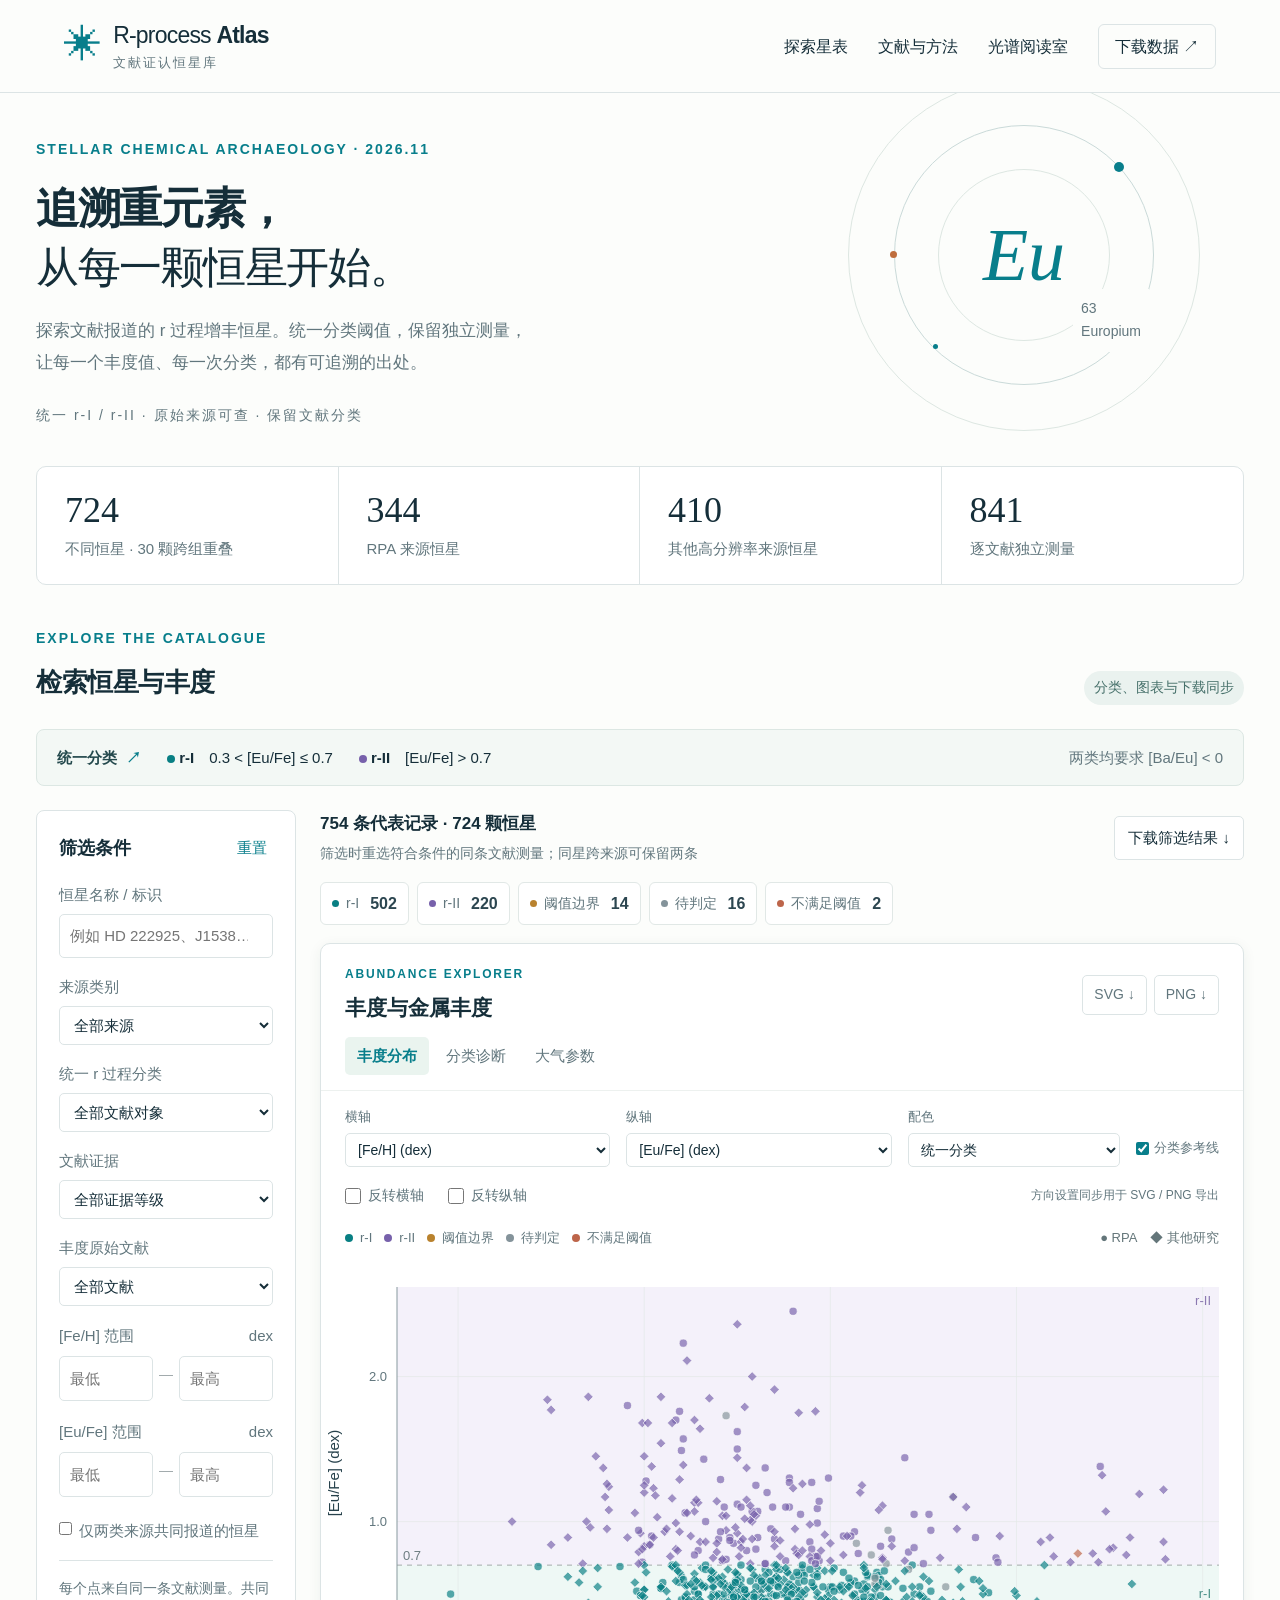
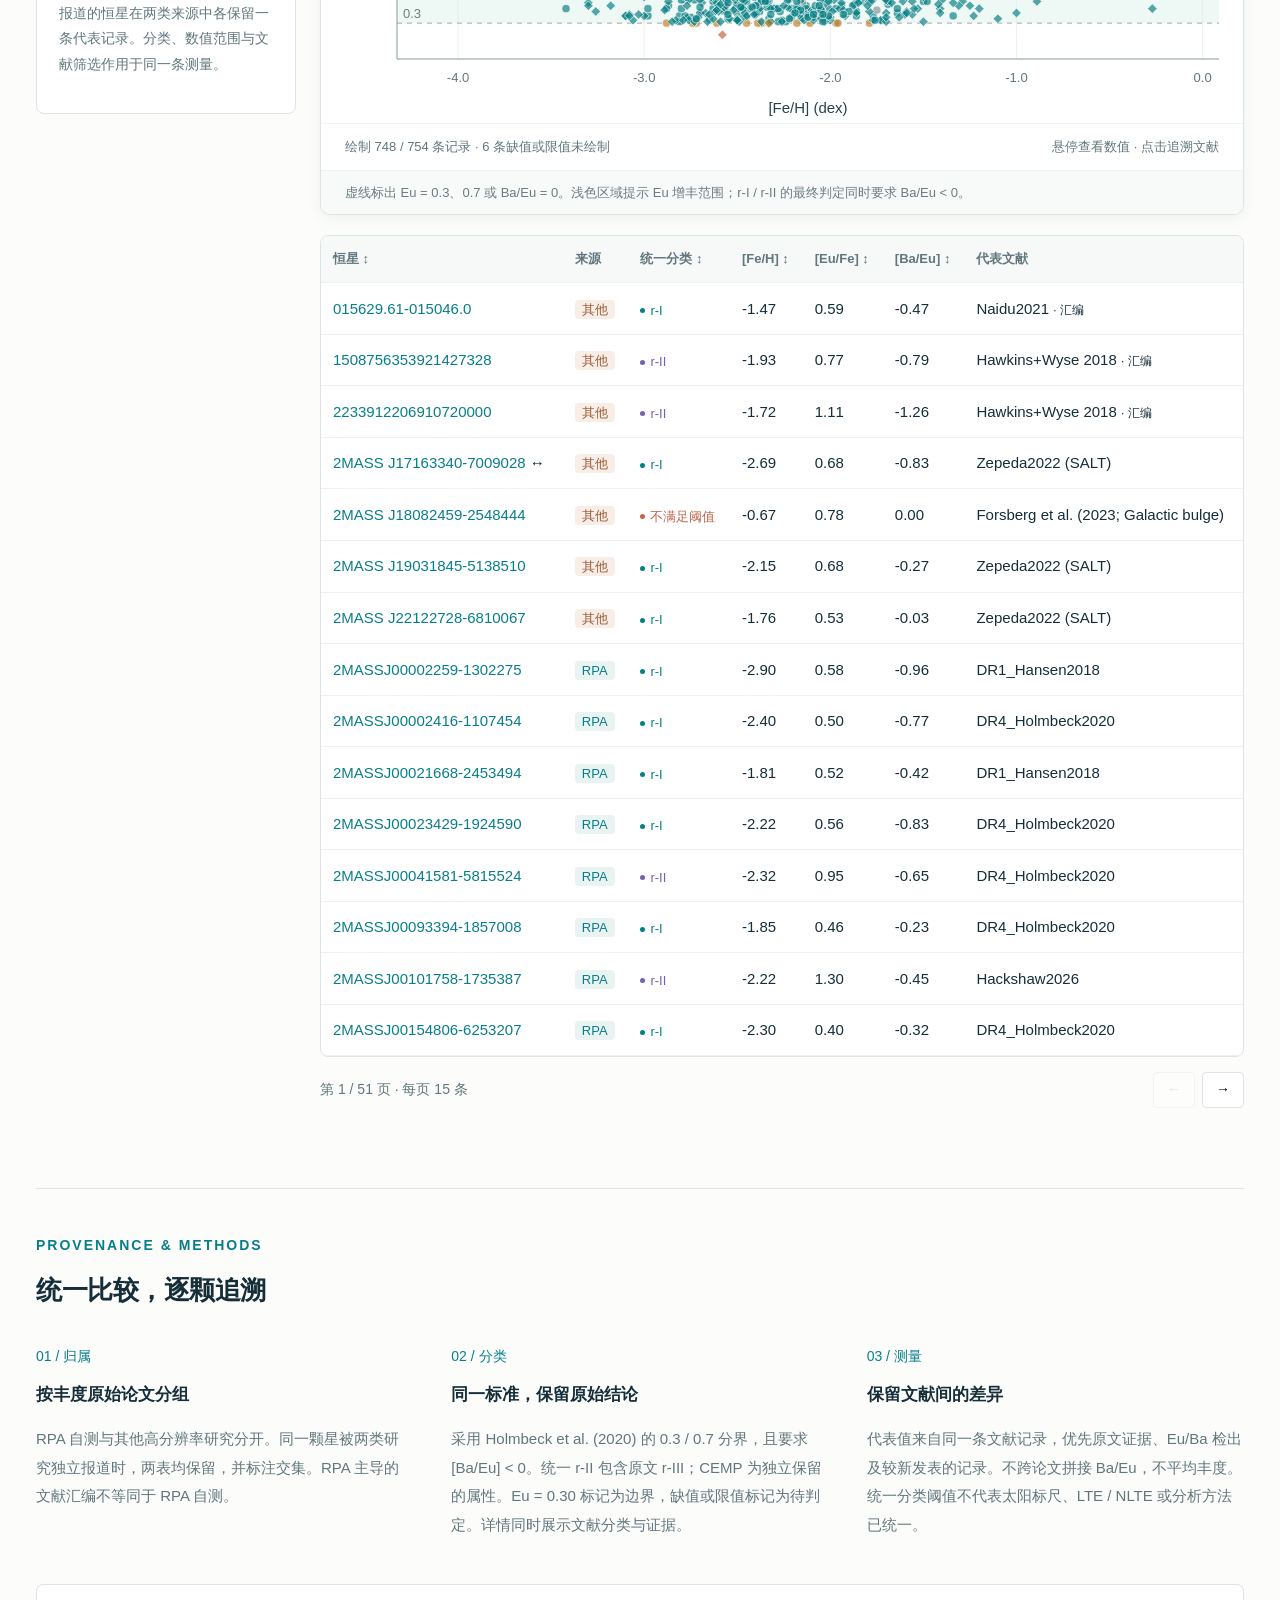
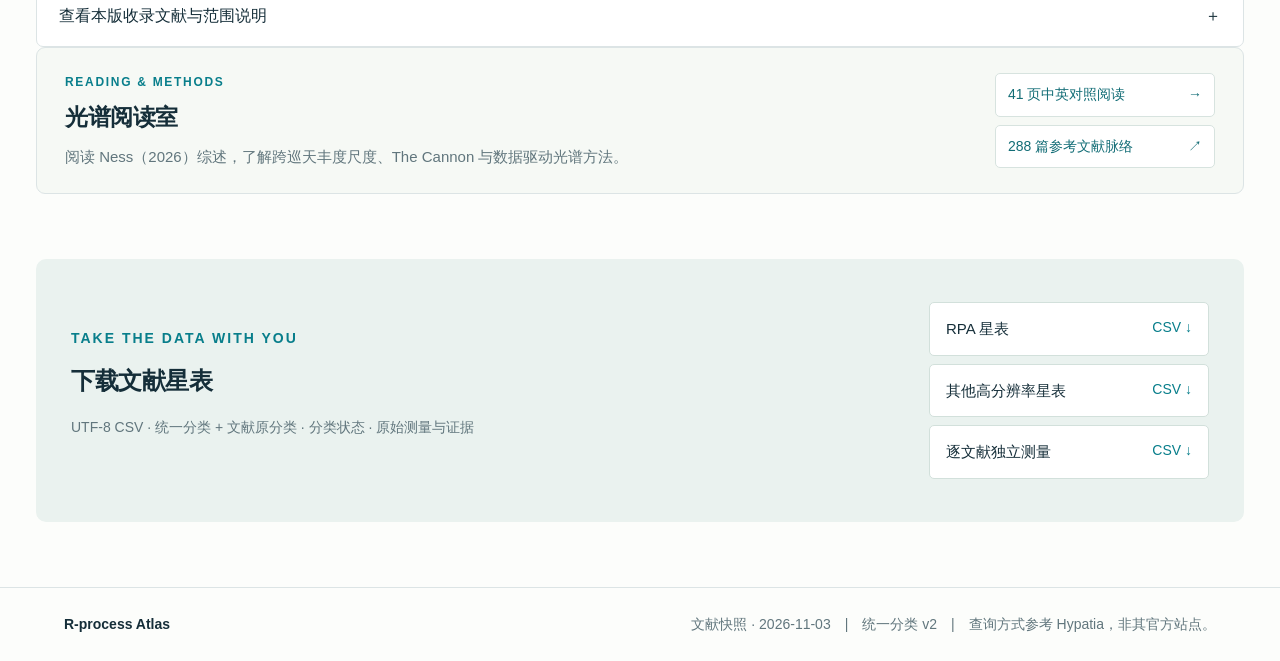
<file: index.html>
<!doctype html>
<html lang="zh-CN">
<head><meta charset="utf-8"><meta name="viewport" content="width=device-width,initial-scale=1"><meta name="description" content="检索公开文献报道的 r 过程增丰恒星，使用统一的 0.3 / 0.7 分类阈值，逐星追溯原始丰度测量。"><title>R-process Atlas · 文献证认恒星库</title><link rel="stylesheet" href="style.css?v=6"></head>
<body>
<header><a class="brand" href="#explore"><span class="mark">✳</span><span>R-process <b>Atlas</b><small>文献证认恒星库</small></span></a><nav><a href="#explore">探索星表</a><a href="#sources">文献与方法</a><a href="reading-room/">光谱阅读室</a><a class="nav-download" href="#downloads">下载数据 ↗</a></nav></header>
<main>
<section class="hero"><div class="eyebrow">STELLAR CHEMICAL ARCHAEOLOGY · 2026.11</div><h1>追溯重元素，<br><span>从每一颗恒星开始。</span></h1><p>探索文献报道的 r 过程增丰恒星。统一分类阈值，保留独立测量，<br class="desktop">让每一个丰度值、每一次分类，都有可追溯的出处。</p><div class="hero-note">统一 r-I / r-II · 原始来源可查 · 保留文献分类</div><div class="orbit" aria-hidden="true"><i></i><i></i><i></i><span>Eu</span><small>63<br>Europium</small></div></section>
<section class="stats" id="stats" aria-live="polite"></section>
<section id="explore" class="explorer">
<div class="section-heading"><div><div class="eyebrow">EXPLORE THE CATALOGUE</div><h2>检索恒星与丰度</h2></div><span class="tag">分类、图表与下载同步</span></div>
<div class="classification-rule"><span class="rule-title">统一分类 <a href="https://arxiv.org/abs/2007.00749" target="_blank" rel="noopener" aria-label="Holmbeck 等 2020 年分类依据">↗</a></span><span><i class="dot class-i"></i><b>r-I</b>　0.3 &lt; [Eu/Fe] ≤ 0.7</span><span><i class="dot class-ii"></i><b>r-II</b>　[Eu/Fe] &gt; 0.7</span><span class="rule-common">两类均要求 [Ba/Eu] &lt; 0</span></div>
<div class="layout">
<aside>
<div class="filter-head"><h3>筛选条件</h3><button id="reset" class="text-button">重置</button></div>
<label>恒星名称 / 标识<input id="search" type="search" placeholder="例如 HD 222925、J1538…"></label>
<label>来源类别<select id="group"><option value="">全部来源</option><option value="RPA">RPA</option><option value="Other">其他高分辨率研究</option></select></label>
<label>统一 r 过程分类<select id="class"><option value="">全部文献对象</option><option value="r-I">r-I</option><option value="r-II">r-II</option><option value="boundary">阈值边界 · Eu = 0.30</option><option value="unavailable">待判定 · 缺值或限值</option><option value="outside">不满足统一阈值</option></select></label>
<label>文献证据<select id="basis"><option value="">全部证据等级</option><option value="primary">原文分类 / 原作者准则</option><option value="compilation">Shank (2023) 文献汇编</option></select></label>
<label>丰度原始文献<select id="source"><option value="">全部文献</option></select></label>
<div class="range-label">[Fe/H] 范围 <span>dex</span></div><div class="range"><input id="feMin" type="number" step="0.1" placeholder="最低" aria-label="最低 Fe/H"><span>—</span><input id="feMax" type="number" step="0.1" placeholder="最高" aria-label="最高 Fe/H"></div>
<div class="range-label">[Eu/Fe] 范围 <span>dex</span></div><div class="range"><input id="euMin" type="number" step="0.1" placeholder="最低" aria-label="最低 Eu/Fe"><span>—</span><input id="euMax" type="number" step="0.1" placeholder="最高" aria-label="最高 Eu/Fe"></div>
<label class="checkbox"><input type="checkbox" id="overlap">仅两类来源共同报道的恒星</label>
<p class="filter-note">每个点来自同一条文献测量。共同报道的恒星在两类来源中各保留一条代表记录。分类、数值范围与文献筛选作用于同一条测量。</p>
</aside>
<div class="results">
<div class="result-head"><div><strong id="resultCount" aria-live="polite">读取星表…</strong><small id="plotCount"></small></div><button id="export" class="button secondary">下载筛选结果 ↓</button></div>
<div id="classSummary" class="class-summary" aria-label="当前代表记录的统一分类数量"></div>
<div class="plot-card">
<div class="plot-heading"><div><div class="eyebrow">ABUNDANCE EXPLORER</div><h3 id="plotTitle">丰度与金属丰度</h3></div><div class="figure-download"><button id="saveSVG" title="下载可编辑矢量图">SVG ↓</button><button id="savePNG" title="下载三倍分辨率 PNG 图像">PNG ↓</button></div></div>
<div class="plot-tabs" role="group" aria-label="图表预设"><button data-view="abundance" class="active" aria-pressed="true">丰度分布</button><button data-view="diagnostic" aria-pressed="false">分类诊断</button><button data-view="atmosphere" aria-pressed="false">大气参数</button></div>
<div class="plot-controls">
<label>横轴<select id="xaxis"><option value="feh">[Fe/H] (dex)</option><option value="eu">[Eu/Fe] (dex)</option><option value="ba_eu">[Ba/Eu] (dex)</option><option value="teff">Teff (K)</option><option value="logg">log g (dex)</option></select></label>
<label>纵轴<select id="yaxis"><option value="eu">[Eu/Fe] (dex)</option><option value="ba_eu">[Ba/Eu] (dex)</option><option value="feh">[Fe/H] (dex)</option><option value="logg">log g (dex)</option><option value="teff">Teff (K)</option></select></label>
<label>配色<select id="colorBy"><option value="class">统一分类</option><option value="group">来源类别</option></select></label>
<label class="checkbox threshold-toggle"><input id="showThresholds" type="checkbox" checked>分类参考线</label>
</div>
<div class="axis-directions" role="group" aria-label="坐标轴方向">
<label class="checkbox"><input id="reverseX" type="checkbox">反转横轴</label>
<label class="checkbox"><input id="reverseY" type="checkbox">反转纵轴</label>
<span>方向设置同步用于 SVG / PNG 导出</span>
</div>
<div id="plotLegend" class="plot-legend"></div>
<div id="plot" role="region" aria-label="恒星丰度交互散点图"></div>
<div class="plot-foot"><span id="plottedCount"></span><span>悬停查看数值 · 点击追溯文献</span></div>
<p id="plotNote" class="plot-note"></p>
</div>
<div class="table-wrap"><table><thead><tr><th><button data-sort="name">恒星 ↕</button></th><th>来源</th><th><button data-sort="r_class">统一分类 ↕</button></th><th><button data-sort="feh">[Fe/H] ↕</button></th><th><button data-sort="eu">[Eu/Fe] ↕</button></th><th><button data-sort="ba_eu">[Ba/Eu] ↕</button></th><th>代表文献</th></tr></thead><tbody id="rows"></tbody></table></div>
<div class="pagination"><span id="pageInfo"></span><div><button id="prev" aria-label="上一页">←</button><button id="next" aria-label="下一页">→</button></div></div>
</div></div></section>
<section id="sources" class="methods"><div class="eyebrow">PROVENANCE & METHODS</div><h2>统一比较，逐颗追溯</h2><div class="method-grid">
<article><span>01 / 归属</span><h3>按丰度原始论文分组</h3><p>RPA 自测与其他高分辨率研究分开。同一颗星被两类研究独立报道时，两表均保留，并标注交集。RPA 主导的文献汇编不等同于 RPA 自测。</p></article>
<article><span>02 / 分类</span><h3>同一标准，保留原始结论</h3><p>采用 Holmbeck et al. (2020) 的 0.3 / 0.7 分界，且要求 [Ba/Eu] &lt; 0。统一 r-II 包含原文 r-III；CEMP 为独立保留的属性。Eu = 0.30 标记为边界，缺值或限值标记为待判定。详情同时展示文献分类与证据。</p></article>
<article><span>03 / 测量</span><h3>保留文献间的差异</h3><p>代表值来自同一条文献记录，优先原文证据、Eu/Ba 检出及较新发表的记录。不跨论文拼接 Ba/Eu，不平均丰度。统一分类阈值不代表太阳标尺、LTE / NLTE 或分析方法已统一。</p></article>
</div><details><summary>查看本版收录文献与范围说明 <span>＋</span></summary><p class="coverage">本版是文献工作汇编，保留 724 颗不同恒星、841 条逐文献测量；本轮补入 27 条测量，净增 22 颗恒星；数值候选另附清单，不计入主表。未满足阈值或暂无法计算的记录仍保留并明确标记，不能计入严格统一 r-I / r-II 样本。本版并非全球所有文献的穷尽检索，部分早期数据仍依赖 Shank (2023) 汇编，原文证据尚未全部复核。图中的点值不包含缺失或限值，未导入的误差条不作推定。</p><p class="coverage"><a href="https://arxiv.org/abs/2007.00749" target="_blank" rel="noopener">Holmbeck et al. (2020) 分类依据 ↗</a>　<a href="data/literature_audit_20261103.md" target="_blank" rel="noopener">本轮文献核查报告 ↗</a>　<a href="data/literature_additions.csv" download>27 条新增测量 ↓</a>　<a href="data/threshold_candidates.csv" download>49 条独立候选记录 ↓</a>　<a href="data/README.md" download>字段与方法说明 ↓</a>　<a href="data/uniform_classification_changes.csv" download>分类变更核对表 ↓</a></p><div id="sourceList"></div></details></section>
<section class="reading-room-entry" aria-labelledby="reading-room-title">
<div><div class="eyebrow">READING &amp; METHODS</div><h2 id="reading-room-title">光谱阅读室</h2><p>阅读 Ness（2026）综述，了解跨巡天丰度尺度、The Cannon 与数据驱动光谱方法。</p></div>
<div class="reading-room-links"><a href="reading-room/">41 页中英对照阅读 <span>→</span></a><a href="reading-room/references.html">288 篇参考文献脉络 <span>↗</span></a></div>
</section>
<section id="downloads"><div><div class="eyebrow">TAKE THE DATA WITH YOU</div><h2>下载文献星表</h2><p>UTF-8 CSV · 统一分类 + 文献原分类 · 分类状态 · 原始测量与证据</p></div><div class="download-links"><a href="data/RPA_confirmed_RPE_stars.csv" download>RPA 星表 <span>CSV ↓</span></a><a href="data/Other_highres_confirmed_RPE_stars.csv" download>其他高分辨率星表 <span>CSV ↓</span></a><a href="data/publication_measurements.csv" download>逐文献独立测量 <span>CSV ↓</span></a></div></section>
</main><footer><b>R-process Atlas</b><span>文献快照 · 2026-11-03　|　统一分类 v2　|　查询方式参考 Hypatia，非其官方站点。</span></footer>
<dialog id="detail"><button class="close" aria-label="关闭详情">×</button><div id="detailContent"></div></dialog><div id="tooltip" role="tooltip"></div><div id="notice" role="status" aria-live="polite"></div><script src="app.js?v=5"></script>
</body></html>
</file>
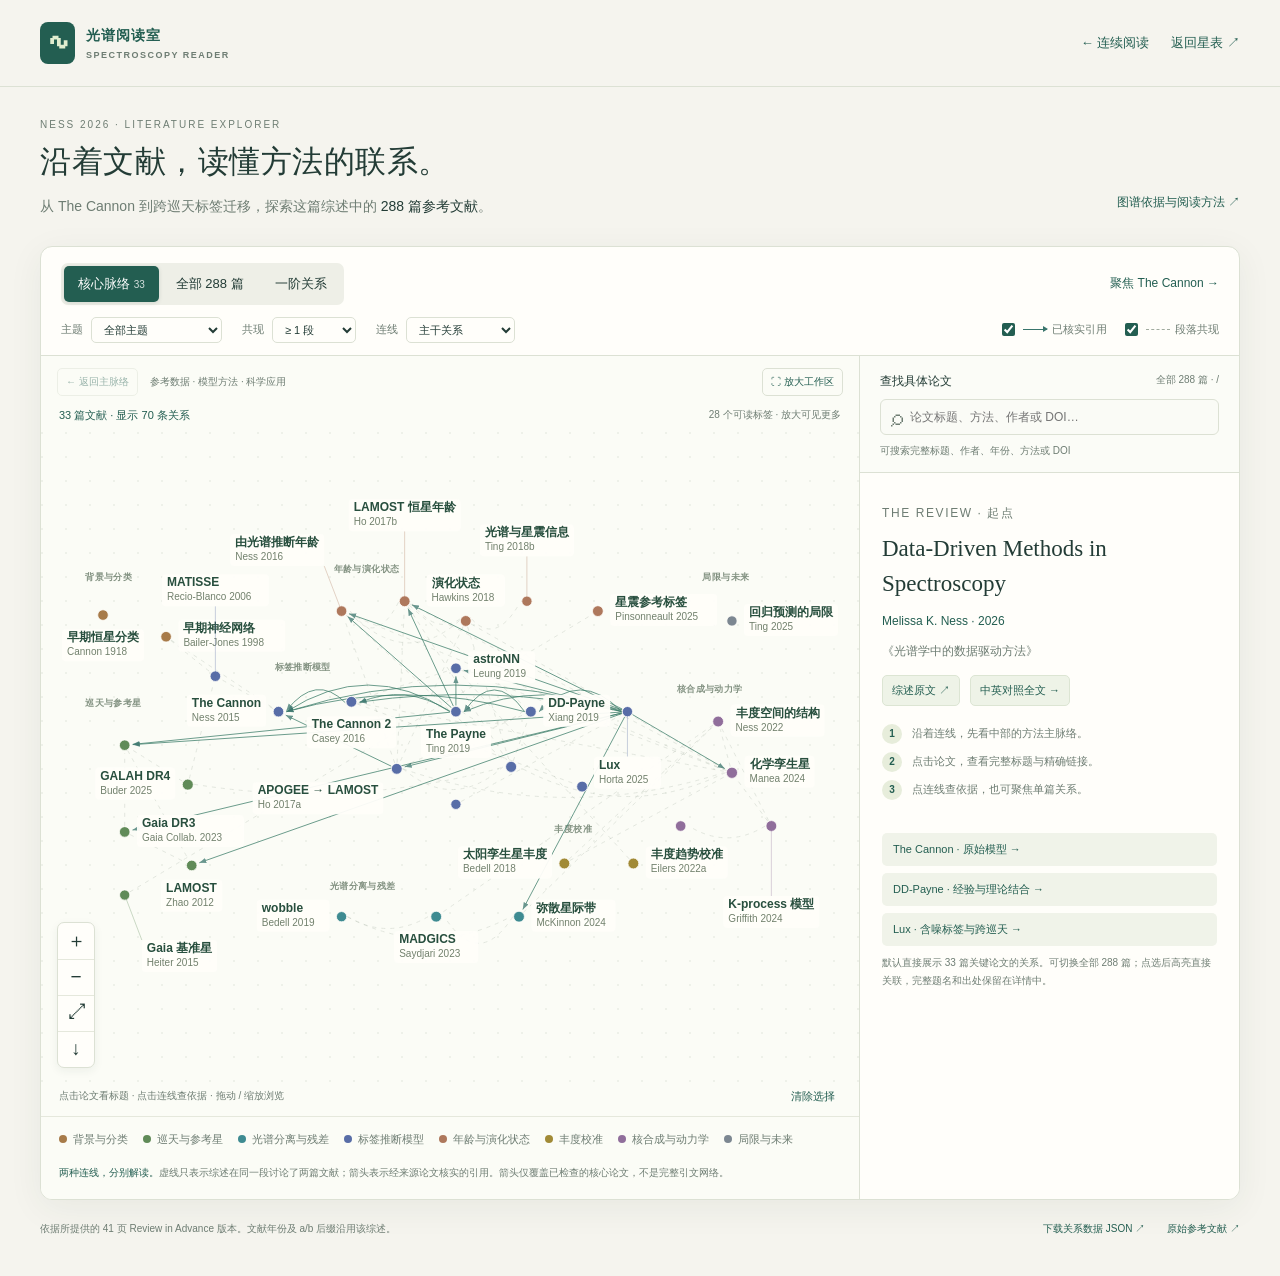
<file: reading-room/references.html>
<!doctype html>
<html lang="zh-CN">
<head>
  <meta charset="utf-8"><meta name="viewport" content="width=device-width,initial-scale=1">
  <meta name="description" content="Ness 2026 光谱学综述的288条参考文献交互图谱：主题、段落共现、已核实引用与原文依据。">
  <meta name="theme-color" content="#f5f4ee"><title>文献脉络图 · R-process Atlas 光谱阅读室</title>
  <link rel="stylesheet" href="reference-graph.css?v=5"><script src="reference-data.js?v=5" defer></script><script src="reference-graph.js?v=5" defer></script>
<link rel="stylesheet" href="atlas-nav.css?v=1"></head>
<body>
  <a class="skip" href="#paper-list">跳到文献列表</a>
  <header class="masthead"><a class="brand" href="index.html"><span>∿</span><div>光谱阅读室<small>SPECTROSCOPY READER</small></div></a><nav class="atlas-graph-nav"><a class="back-link" href="index.html">← 连续阅读</a><a class="back-link" href="../">返回星表 ↗</a></nav></header>
  <main>
    <section class="intro"><div><p class="eyebrow">NESS 2026 · LITERATURE EXPLORER</p><h1>沿着文献，读懂方法的联系。</h1><p class="subtitle">从 The Cannon 到跨巡天标签迁移，探索这篇综述中的 <strong>288 篇参考文献</strong>。</p></div><button id="method-button" class="quiet-button">图谱依据与阅读方法 ↗</button></section>
    <section class="explorer" aria-label="参考文献探索器">
      <div class="controls"><div class="mode-tabs" role="group" aria-label="图谱范围"><button data-mode="core" aria-pressed="true">核心脉络 <span id="core-count"></span></button><button data-mode="all" aria-pressed="false">全部 288 篇</button><button data-mode="ego" aria-pressed="false">一阶关系</button></div><button class="cannon-shortcut" id="cannon-focus">聚焦 The Cannon →</button><div class="filter-row"><label>主题 <select id="theme-filter"><option value="all">全部主题</option></select></label><label>共现 <select id="weight-filter"><option value="1" selected>≥ 1 段</option><option value="2">≥ 2 段</option><option value="3">≥ 3 段</option></select></label><label class="connection-label">连线 <select id="connection-mode"><option value="spine" selected>主干关系</option><option value="all">全部关系</option><option value="focus">仅选中论文</option></select></label><div class="edge-toggles"><label><input id="show-citation" type="checkbox" checked><span class="line-sample directed"></span>已核实引用</label><label><input id="show-cooccurrence" type="checkbox" checked><span class="line-sample dashed"></span>段落共现</label></div></div></div>
      <div class="workspace">
        <div class="map-column"><div class="view-navigation"><button id="overview-return">← 返回主脉络</button><span id="view-description">参考数据 · 模型方法 · 科学应用</span><button id="expand-map" aria-pressed="false">⛶ 放大工作区</button></div><div class="map-status"><span id="graph-summary" role="status" aria-live="polite"></span><span id="label-status"></span></div>
          <div class="graph-stage" id="graph-stage"><svg id="network" xmlns="http://www.w3.org/2000/svg" aria-labelledby="graph-title graph-desc" tabindex="0"><title id="graph-title">参考文献关系节点图</title><desc id="graph-desc">圆点为论文。左侧为参考数据，中部为模型方法，周围为应用。主干关系默认显示，点击节点查看完整题名，点击连线查证据。</desc><defs><marker id="arrow" viewBox="0 -4 8 8" refX="8" refY="0" markerWidth="7" markerHeight="7" orient="auto"><path d="M0,-3 L8,0 L0,3" fill="#39756c"/></marker><pattern id="dots" width="24" height="24" patternUnits="userSpaceOnUse"><circle cx="1" cy="1" r=".7" fill="#d9ddd3"/></pattern></defs><rect width="100%" height="100%" fill="url(#dots)"/><g id="world"><g id="clusters"></g><g id="edges"></g><g id="nodes"></g></g><g id="labels"></g></svg>
            <button id="selected-banner" hidden></button>
            <div class="map-tools"><button id="zoom-in" aria-label="放大图谱">＋</button><button id="zoom-out" aria-label="缩小图谱">−</button><button id="fit-map" aria-label="适应图谱大小">⤢</button><button id="export-map" aria-label="下载当前图谱为SVG图片" title="下载 SVG">↓</button></div><p class="empty-map" id="empty-map" hidden>当前筛选没有文献。试试“全部主题”或切换图谱范围。</p><div id="node-tooltip" role="tooltip" hidden></div>
          </div>
          <div class="map-bottom"><span id="interaction-hint">点击论文看标题 · 点击连线查依据 · 拖动 / 缩放浏览</span><button id="clear-selection">清除选择</button></div>
          <div class="theme-legend" id="theme-legend" aria-label="主题颜色"></div>
          <p class="evidence-note"><strong>两种连线，分别解读。</strong>虚线只表示综述在同一段讨论了两篇文献；箭头表示经来源论文核实的引用。箭头仅覆盖已检查的核心论文，<b>不是完整引文网络</b>。</p>
        </div>
        <aside class="inspector" aria-label="文献与关系详情"><div class="library"><label for="paper-search">查找具体论文 <span>全部 288 篇 · /</span></label><div class="search-box"><span>⌕</span><input id="paper-search" type="search" placeholder="论文标题、方法、作者或 DOI…" autocomplete="off"><button id="clear-search" aria-label="清空搜索">×</button></div><div class="list-status" id="list-status"></div><div id="paper-list" class="paper-list" tabindex="-1" hidden></div></div><div id="detail-panel" class="detail-panel" aria-live="polite"></div></aside>
      </div>
    </section>
    <footer><span>依据所提供的 41 页 Review in Advance 版本。文献年份及 a/b 后缀沿用该综述。</span><a href="reference-data.json" download="ness-2026-reference-graph.json">下载关系数据 JSON ↗</a><a href="assets/source.pdf#page=35" target="_blank" rel="noopener">原始参考文献 ↗</a></footer>
  </main>
  <dialog id="method-dialog"><div class="dialog-top"><h2>这张图是怎样建立的？</h2><button id="close-method" aria-label="关闭说明">×</button></div><p>节点来自综述文末的全部 <strong>288 条参考文献</strong>；“核心脉络”是为阅读选出的代表性文献，不是质量或影响力排名。</p><h3>实线箭头：核实过的引用</h3><p>逐项检查部分核心论文的正文、摘要或参考文献，建立 <strong id="citation-total"></strong> 条引用关系。箭头从引用者指向被引用者。点击连线可打开来源论文。这里只展示已核实的部分，不能用节点的入度比较论文影响力。</p><h3>虚线：综述中的段落共现</h3><p>从中文对照正文中匹配作者和年份；两篇文献在同一段出现，就建立一条无向关系。粗细表示共现段落数。可查看对应译文段落和 PDF 页码。共现可能来自方法比较、背景说明或应用讨论，<strong>不等于两篇论文互相引用，也不自动表示继承关系</strong>。</p><h3>颜色与大小</h3><p>颜色根据综述讨论文献的主题归组，核心条目结合明确用途人工调整；圆点大小反映正文中匹配到的提及段落数。位置仅用于排版，不编码年代、距离或因果强度。</p><h3>覆盖边界</h3><p id="coverage-note"></p><p>正文匹配受跨页段落、表格图像、作者拼写与引用格式影响。没有自动匹配到正文的条目也完整保留；“无记录”不能解释为论文不重要或未被讨论。完整条目保留原综述的作者、年份、期刊与卷页；原文未列出的标题不作补猜。</p><div class="method-links"><a href="assets/source.pdf#page=35" target="_blank" rel="noopener">查阅原始文献表 ↗</a><a href="reference-data.json" download>下载可追溯数据 ↗</a></div></dialog>
  <div class="toast" id="toast" role="status"></div><noscript>请启用 JavaScript 使用交互图谱，或<a href="assets/source.pdf#page=35">查看原始参考文献</a>。</noscript>
</body></html>
</file>
<file: style.css>
:root{--ink:#152e39;--muted:#61767d;--line:#dce4e5;--paper:#f7f9f8;--teal:#087e8b;--orange:#bf6d3d}*{box-sizing:border-box}html{scroll-behavior:smooth;scroll-padding-top:30px}body{margin:0;color:var(--ink);font:17px/1.7 Inter,"Segoe UI","Microsoft YaHei",sans-serif;background:#fcfdfb}button,input,select{font:inherit}button,a,select{touch-action:manipulation}a{color:inherit;text-decoration:none}button{cursor:pointer}header{max-width:1440px;margin:auto;padding:22px 5%;display:flex;align-items:center;justify-content:space-between;border-bottom:1px solid var(--line)}.brand{display:flex;align-items:center;gap:12px;font-size:23px;line-height:1.2;letter-spacing:-.8px}.brand small{display:block;font-size:13px;letter-spacing:2px;margin-top:5px;color:var(--muted)}.mark{font-size:38px;color:var(--teal)}nav{display:flex;gap:30px;align-items:center;font-size:16px}.nav-download{border:1px solid var(--line);border-radius:6px;padding:8px 16px}main{max-width:1320px;margin:auto;padding:0 28px}.hero{position:relative;padding:65px 0 52px;overflow:hidden}.eyebrow{font-size:14px;font-weight:600;letter-spacing:2px;color:var(--teal)}h1{font-size:46px;line-height:1.38;letter-spacing:-1.3px;margin:17px 0}h1 span{font-weight:400}.hero p{color:var(--muted);line-height:1.9}.hero-note{font-size:14px;letter-spacing:2px;margin-top:25px;color:var(--muted)}.orbit{position:absolute;right:90px;top:56px;width:260px;height:260px;border:1px solid #cadad9;border-radius:50%;display:flex;align-items:center;justify-content:center}.orbit:after,.orbit:before{content:'';position:absolute;border:1px solid #dde7e2;border-radius:50%;width:350px;height:350px}.orbit:before{width:170px;height:170px}.orbit span{font:italic 74px Georgia,serif;color:var(--teal)}.orbit small{position:absolute;bottom:32px;right:4px;background:#fcfdfb;padding:8px;color:var(--muted);font-size:14px}.orbit i{position:absolute;width:10px;height:10px;border-radius:50%;background:var(--teal);top:36px;right:29px}.orbit i:nth-child(2){left:-5px;top:125px;background:var(--orange);width:7px;height:7px}.orbit i:nth-child(3){left:38px;top:218px;width:5px;height:5px}.stats{display:grid;grid-template-columns:repeat(4,1fr);border:1px solid var(--line);border-radius:10px;background:white;margin-bottom:54px}.stat{padding:24px 30px;border-right:1px solid var(--line)}.stat:last-child{border:0}.stat b{font:36px Georgia,serif;display:block}.stat span{display:block;font-size:15px;color:var(--muted);margin-top:5px}.section-heading{display:flex;align-items:end;justify-content:space-between;margin-bottom:24px}h2{font-size:26px;letter-spacing:-.5px;margin:10px 0 0}.tag{font-size:14px;padding:5px 10px;background:#eaf2ef;border-radius:20px;color:#47716b}.layout{display:grid;grid-template-columns:250px minmax(0,1fr);gap:26px}aside{align-self:start;border:1px solid var(--line);border-radius:8px;background:white;padding:22px}.filter-head{display:flex;justify-content:space-between;align-items:center;margin-bottom:20px}h3{font-size:17px;margin:0}.text-button{color:var(--teal);background:none;border:0;font-size:15px}label{font-size:15px;color:var(--muted);display:block;margin-bottom:17px}input,select{display:block;width:100%;background:white;border:1px solid var(--line);border-radius:5px;padding:9px 10px;font-size:15px;color:var(--ink);margin-top:7px}input:focus,select:focus{outline:2px solid #82c9ce;outline-offset:1px}.range-label{display:flex;justify-content:space-between;font-size:15px;color:var(--muted)}.range{display:flex;gap:6px;align-items:center;margin-bottom:18px}.range input{min-width:0}.range span{font-size:14px;color:#a1abad}.checkbox{display:flex;align-items:start;gap:7px;margin-top:22px}.checkbox input{width:auto;margin:3px 0}.filter-note{font-size:14px;line-height:1.8;border-top:1px solid var(--line);padding-top:15px;color:var(--muted)}.result-head{display:flex;align-items:center;justify-content:space-between;margin-bottom:16px}.result-head strong{font-size:17px}.result-head small{display:block;color:var(--muted);font-size:14px}.button{border:1px solid var(--line);border-radius:5px;padding:8px 13px;font-size:15px;background:white;color:var(--ink)}.plot-card{border:1px solid var(--line);border-radius:8px;background:white;overflow:hidden}.plot-controls{display:flex;justify-content:space-between;align-items:center;padding:15px 22px;font-size:14px}.plot-controls label{display:flex;align-items:center;gap:12px;margin:0}.plot-controls select{width:auto;margin:0;padding:5px 10px}.dot{display:inline-block;width:7px;height:7px;border-radius:50%;margin-right:4px}.rpa{background:var(--teal)}.other{background:var(--orange)}#plot{padding:0 12px}#plot svg{display:block;width:100%;height:auto}.plot-foot{display:flex;justify-content:space-between;font-size:13px;color:var(--muted);padding:10px 22px;border-top:1px solid #eff3f2}.table-wrap{overflow:auto;margin-top:22px;border:1px solid var(--line);border-radius:8px;background:white}table{width:100%;border-collapse:collapse;font-size:15px;white-space:nowrap}th{text-align:left;font-size:13px;color:var(--muted);background:var(--paper);font-weight:500}td,th{padding:12px 14px;border-bottom:1px solid #edf1f0}th button{border:0;background:none;color:inherit;padding:0;font:inherit}tbody tr{cursor:pointer}tbody tr:hover{background:#f0f7f5}.name-button{border:0;background:none;color:var(--teal);text-align:left;padding:0;font-size:15px}.badge{border-radius:4px;font-size:13px;padding:2px 7px;background:#e9f3f1;color:var(--teal)}.badge.other{background:#f8eee7;color:#9b5a32}.pagination{display:flex;justify-content:space-between;align-items:center;font-size:14px;color:var(--muted);padding:15px 0}.pagination button{border:1px solid var(--line);background:white;border-radius:4px;margin-left:7px;padding:5px 13px}.pagination button:disabled{opacity:.35;cursor:default}.methods{margin-top:65px;border-top:1px solid var(--line);padding-top:45px}.method-grid{display:grid;grid-template-columns:repeat(3,1fr);gap:38px;margin:30px 0}.method-grid article>span{color:var(--teal);font-size:14px}.method-grid h3{margin:10px 0}.method-grid p,.coverage{font-size:15px;color:var(--muted);line-height:1.9}details{border:1px solid var(--line);border-radius:7px;padding:17px 22px;background:white}summary{cursor:pointer;font-size:16px;list-style:none}summary span{float:right}.source-item{display:flex;justify-content:space-between;border-top:1px solid #edf1f0;padding:9px 0;font-size:15px}.source-item a{color:var(--teal)}.source-item span{color:var(--muted);font-size:14px}#sourceList{max-height:350px;overflow:auto}#downloads{display:flex;align-items:center;justify-content:space-between;gap:25px;margin:65px 0;background:#eaf2ef;border-radius:10px;padding:35px}#downloads h2{font-size:24px}#downloads p{font-size:14px;color:var(--muted)}.download-links{min-width:280px}.download-links a{display:flex;justify-content:space-between;gap:25px;background:white;border:1px solid #d2e0db;padding:13px 16px;border-radius:5px;margin:8px 0;font-size:15px}.download-links span{color:var(--teal);font-size:14px}footer{display:flex;justify-content:space-between;gap:20px;padding:25px 5%;border-top:1px solid var(--line);font-size:14px;color:var(--muted)}footer b{color:var(--ink)}dialog{border:1px solid var(--line);border-radius:12px;max-width:850px;width:92%;max-height:85vh;padding:35px;color:var(--ink)}dialog::backdrop{background:#102d3a88;backdrop-filter:blur(3px)}.close{position:absolute;right:15px;top:10px;border:0;background:none;font-size:30px;color:var(--muted)}#detailContent h2{padding-right:20px}#detailContent p{font-size:15px;color:var(--muted);overflow-wrap:anywhere}.measure{padding:18px 0;border-top:1px solid var(--line)}.measure a{color:var(--teal)}.measure .vals{display:flex;gap:20px;flex-wrap:wrap;font-size:16px}.measure small{display:block;font-size:14px;color:var(--muted);margin-top:10px}#tooltip{position:fixed;pointer-events:none;background:#173944;color:white;padding:8px 12px;border-radius:5px;font-size:14px;display:none;z-index:20;max-width:240px}.empty{padding:35px;color:var(--muted);text-align:center}.error{background:#f8e8df;padding:20px;border-radius:6px}a:hover{color:var(--teal)}@media(max-width:950px){.orbit{right:25px;opacity:.6;transform:scale(.75)}.hero h1,.hero p,.hero-note{position:relative;z-index:1}.hero p{max-width:65%}.layout{grid-template-columns:220px minmax(0,1fr);gap:16px}main{padding:0 20px}.stat{padding:20px}.plot-controls{padding:12px}.method-grid{gap:20px}}@media(max-width:650px){header{padding:18px 20px}.brand{font-size:19px}nav{gap:14px;font-size:14px}nav .nav-download{display:none}.hero{padding:35px 0}.hero h1{font-size:34px}.hero p{max-width:100%;font-size:16px}.orbit{display:none}.stats{grid-template-columns:repeat(2,1fr);margin-bottom:35px}.stat:nth-child(2){border-right:0}.stat:nth-child(-n+2){border-bottom:1px solid var(--line)}.stat b{font-size:30px}.layout{display:block}aside{display:grid;grid-template-columns:1fr 1fr;gap:0 16px;margin-bottom:20px;padding:16px}.filter-head,.filter-note,.checkbox{grid-column:1/-1}.range-label,.range{grid-column:1/-1}.filter-note{margin-bottom:0}.section-heading h2{font-size:22px}.tag{display:none}.result-head{gap:10px}.plot-foot span:last-child{display:none}.method-grid{grid-template-columns:1fr;gap:20px}.methods{margin-top:40px}.method-grid article{border-bottom:1px solid var(--line)}#downloads{display:block;padding:22px;margin:40px 0}.download-links{min-width:0;margin-top:20px}footer{display:block}footer span{display:block;margin-top:8px}.desktop{display:none}dialog{padding:25px 20px}.measure .vals{gap:10px}h2{font-size:23px}}

/* Unified classification and scientific explorer · 2026-11-03 v2 */
:root{--class-i:#087f83;--class-ii:#7761ab}
main{max-width:1480px;padding:0 36px}.hero{padding:45px 0 38px}.hero h1{font-size:43px}.orbit{top:32px}.stats{margin-bottom:42px}.stat{padding:22px 28px}.layout{grid-template-columns:235px minmax(0,1fr);gap:24px}.results{min-width:0}.classification-rule{display:flex;align-items:center;flex-wrap:wrap;gap:12px 26px;padding:14px 20px;border:1px solid #dce7e3;background:#f3f8f5;border-radius:8px;margin:0 0 24px;font-size:15px}.rule-title{font-weight:600;color:#24494d}.rule-title a{color:var(--teal);margin-left:5px}.rule-common{color:var(--muted);margin-left:auto}.class-i{background:var(--class-i)}.class-ii{background:var(--class-ii)}.dot{width:8px;height:8px;flex-shrink:0}.result-head{min-height:45px;gap:16px}.result-head strong{font-size:17px}.result-head small{margin-top:4px}.class-summary{display:flex;gap:8px;flex-wrap:wrap;margin:0 0 18px}.summary-chip{display:flex;align-items:center;gap:7px;border:1px solid #e1e8e6;border-radius:6px;padding:6px 11px;background:white;font-size:14px;color:#61767d}.summary-chip i{height:7px;width:7px;border-radius:50%}.summary-chip b{color:#2c4650;margin-left:4px;font-size:16px;font-variant-numeric:tabular-nums}.summary-chip:hover,.summary-chip.selected{border-color:#79aaa7;background:#f0f7f4}.plot-card{border-radius:10px;box-shadow:0 3px 14px #173b3510}.plot-heading{display:flex;align-items:center;justify-content:space-between;padding:20px 24px 12px;gap:12px}.plot-heading .eyebrow{font-size:12px;letter-spacing:1.8px}.plot-heading h3{font-size:19px;margin-top:5px;font-weight:600}.figure-download{display:flex;gap:7px}.figure-download button{border:1px solid #dce4e5;background:white;padding:6px 10px;color:var(--muted);font-size:14px;border-radius:5px}.figure-download button:hover{color:var(--teal);border-color:#88aaa7}.plot-tabs{display:flex;gap:5px;padding:0 24px 15px;border-bottom:1px solid #edf1ef}.plot-tabs button{background:none;border:0;border-radius:5px;font-size:15px;color:var(--muted);padding:6px 12px}.plot-tabs button.active{color:var(--teal);background:#eaf4ef;font-weight:600}.plot-controls{display:grid;grid-template-columns:minmax(120px,1fr) minmax(120px,1fr) minmax(95px,.8fr) auto;gap:14px;padding:16px 24px 10px;align-items:end}.plot-controls label{display:block;font-size:13px;color:var(--muted)}.plot-controls select{display:block;width:100%;margin:5px 0 0;font-size:14px;padding:7px 8px}.plot-controls .threshold-toggle{display:flex;align-items:center;gap:5px;white-space:nowrap;margin:0;padding-bottom:8px;font-size:13px}.threshold-toggle input{margin:0;accent-color:var(--teal)}.plot-legend{display:flex;align-items:center;justify-content:space-between;gap:10px;flex-wrap:wrap;padding:5px 24px 0;font-size:13px;color:var(--muted);min-height:28px}.color-legend,.shape-legend{display:flex;flex-wrap:wrap;gap:12px}.color-legend span{display:inline-flex;align-items:center;gap:3px}.shape-legend{gap:13px;color:#64767a}.shape-legend span{white-space:nowrap}#plot{padding:0;width:100%;overflow:hidden}#plot svg{width:100%;height:auto;display:block}.plot-point{cursor:pointer;outline:none}.plot-point:hover,.plot-point:focus{fill-opacity:1;stroke:#173944;stroke-width:1.5}.plot-foot{padding:12px 24px;font-size:13px;gap:12px;align-items:center}.plot-note{font-size:13px;line-height:1.8;color:#6b7c81;background:#f8faf9;padding:10px 24px;margin:0;border-top:1px solid #edf1f0}.class-badge{font-size:13px;white-space:nowrap;display:inline-flex;align-items:center;gap:5px;color:var(--class-color)}.class-badge:before{content:'';height:5px;width:5px;background:var(--class-color);border-radius:50%}.table-wrap{margin-top:20px}td,th{padding:12px}.table-wrap small{font-size:12px}td:nth-child(n+4):nth-child(-n+6){font-variant-numeric:tabular-nums}button:focus-visible,a:focus-visible{outline:2px solid #6eacb0;outline-offset:3px}#tooltip{max-width:310px;box-shadow:0 6px 24px #102d3a28;background:#173944f5;padding:12px 15px;line-height:1.7;z-index:25;overflow-wrap:anywhere}#tooltip b{display:block;font-size:15px;color:white;margin-bottom:3px}#tooltip span{display:block;font-variant-numeric:tabular-nums}#tooltip small{display:block;margin-top:5px;color:#b6d6d5;border-top:1px solid #ffffff24;padding-top:5px;font-size:13px}.detail-rule{background:#f0f6f2;border-radius:6px;padding:10px 14px;font-size:14px;color:#4b6f6e;margin:20px 0}.classification-pair{display:flex;align-items:center;gap:10px 25px;flex-wrap:wrap;font-size:15px;margin:13px 0}.classification-pair b{margin-left:6px}.current-measure{border-left:3px solid #9ac2b8;padding-left:14px}.current-label{display:inline!important;background:#edf5f0;border-radius:3px;color:var(--teal)!important;font-size:12px!important;padding:3px 5px;margin-left:5px}.measure h3{line-height:1.8}.measure{overflow-wrap:anywhere}#notice:empty{display:none}#notice{position:fixed;bottom:24px;left:50%;transform:translateX(-50%);background:#173944;color:white;z-index:50;padding:10px 18px;border-radius:7px;font-size:15px;max-width:90vw}.coverage a{color:var(--teal)}
@media(max-width:1100px){main{padding:0 24px}.layout{grid-template-columns:215px minmax(0,1fr);gap:18px}.plot-controls{grid-template-columns:1fr 1fr 1fr;gap:10px}.plot-controls .threshold-toggle{grid-column:1/-1;padding:0;margin-top:1px}.plot-heading,.plot-tabs{padding-left:18px;padding-right:18px}.plot-controls,.plot-legend{padding-left:18px;padding-right:18px}.rule-common{margin-left:0}.orbit{right:35px}.summary-chip{padding:5px 9px}}
@media(max-width:760px){.layout{grid-template-columns:190px minmax(0,1fr);gap:14px}aside{padding:16px}.plot-heading{align-items:start}.figure-download{gap:4px}.figure-download button{padding:4px 7px}.plot-heading h3{font-size:16px}.plot-controls{grid-template-columns:1fr 1fr}.plot-controls .threshold-toggle{grid-column:auto;padding:8px 0}.plot-tabs{gap:1px}.plot-tabs button{font-size:14px;padding:6px 8px}.shape-legend{font-size:12px}.result-head{flex-wrap:wrap}.plot-foot{padding:10px 15px}.plot-note{padding:10px 15px}.stat{padding:18px}.stat b{font-size:32px}}
@media(max-width:650px){main{padding:0 16px}.hero{padding:31px 0 28px}.hero h1{font-size:32px}.stats{margin-bottom:32px}.stat{padding:18px}.stat b{font-size:30px}.classification-rule{gap:8px 12px;padding:13px 15px;font-size:14px;margin-bottom:18px}.rule-title{width:100%}.rule-common{width:100%;padding-top:2px;font-size:13px}.layout{display:block}aside{margin-bottom:22px;padding:16px}.result-head{flex-wrap:nowrap;align-items:start;gap:10px}.result-head strong{font-size:15px}.result-head small{font-size:13px;line-height:1.6}.result-head .button{font-size:13px;white-space:nowrap;padding:7px 8px;margin-top:2px}.class-summary{gap:6px;margin:14px 0}.summary-chip{padding:4px 8px;font-size:13px;gap:5px}.summary-chip b{font-size:14px}.plot-heading{padding:16px 15px 12px}.plot-heading h3{font-size:17px}.plot-heading .eyebrow{font-size:11px}.plot-tabs{padding:0 15px 12px;gap:3px}.plot-tabs button{padding:6px 10px}.plot-controls{padding:13px 15px 7px;grid-template-columns:1fr 1fr;gap:9px 13px}.plot-controls label{font-size:13px}.plot-controls select{font-size:14px;min-width:0}.plot-controls .threshold-toggle{grid-column:auto;font-size:13px;padding-bottom:7px}.plot-legend{padding:7px 15px 2px;font-size:12px;gap:7px}.color-legend{gap:9px}.plot-foot{font-size:12px;line-height:1.7}.plot-foot span:last-child{display:none}.plot-note{font-size:12px}.table-wrap{border-radius:7px}td,th{padding:11px}.detail-rule{font-size:13px}.classification-pair{font-size:14px;gap:6px 18px}footer{font-size:13px;line-height:1.8}.methods h2{font-size:23px}}
@media(prefers-reduced-motion:reduce){html{scroll-behavior:auto}}

/* Comfortable reading sizes · 2026-11-03 v3 */
aside label, .plot-controls label{line-height:1.6}
.layout{grid-template-columns:260px minmax(0,1fr)}
.table-wrap th{font-weight:600}
.plot-legend{padding-top:9px;padding-bottom:4px;row-gap:10px}
.plot-controls{column-gap:16px;row-gap:12px}
.summary-chip{padding:7px 11px}
.figure-download button{padding:7px 11px}
.filter-head h3{font-size:18px}
.plot-heading h3{font-size:21px}
.classification-rule{line-height:1.8}
@media(max-width:1100px){.layout{grid-template-columns:235px minmax(0,1fr)}}
@media(min-width:651px) and (max-width:850px){
  .layout{display:block}
  aside{display:grid;grid-template-columns:repeat(3,minmax(0,1fr));gap:0 18px;margin-bottom:24px}
  aside label{min-width:0}
  .filter-head,.filter-note,.checkbox,.range-label,.range{grid-column:1/-1}
  .plot-controls{grid-template-columns:1fr 1fr 1fr}
  .plot-controls .threshold-toggle{grid-column:1/-1;padding:0}
}
@media(max-width:650px){
  header{padding:17px 16px;gap:16px;flex-wrap:wrap}
  nav{font-size:14px;gap:18px}
  .layout{display:block}
  input,select,.plot-controls select{font-size:16px}
  .result-head{flex-wrap:wrap;row-gap:10px}
  .plot-heading h3{font-size:20px}
  .plot-tabs button{font-size:14px;padding:7px 10px}
  .plot-controls .threshold-toggle{font-size:13px;align-self:center}
  .shape-legend{font-size:12px}
  .plot-foot,.plot-note{font-size:13px;line-height:1.8}
  .figure-download button{font-size:13px;padding:6px 9px}
  .class-summary{gap:7px}
  .summary-chip{padding:6px 9px}
  .source-item{gap:12px;flex-wrap:wrap}
  .stat span{font-size:14px}
}

/* Independent axis direction controls */
.axis-directions{display:flex;align-items:center;flex-wrap:wrap;gap:12px 24px;padding:7px 24px 10px;color:var(--muted)}
.axis-directions .checkbox{display:flex;align-items:center;gap:7px;margin:0;font-size:14px;white-space:nowrap;cursor:pointer}
.axis-directions input{width:16px;height:16px;margin:0;accent-color:var(--teal);cursor:pointer}
.axis-directions>span{font-size:12px;margin-left:auto}
@media(max-width:1100px){.axis-directions{padding-left:18px;padding-right:18px}.axis-directions>span{margin-left:0}}
@media(max-width:650px){.axis-directions{padding:7px 15px 10px;gap:10px 22px}.axis-directions .checkbox{font-size:14px}.axis-directions>span{width:100%;font-size:12px}}

/* Secondary reading room entry; the catalogue remains the homepage focus. */
.reading-room-entry{display:flex;align-items:center;justify-content:space-between;gap:28px;margin:0 0 34px;padding:24px 28px;border:1px solid var(--line);border-radius:9px;background:#f6f9f5}
.reading-room-entry .eyebrow{font-size:12px;letter-spacing:1.7px}.reading-room-entry h2{font-size:23px;margin:5px 0 7px}.reading-room-entry p{max-width:690px;margin:0;color:var(--muted);font-size:15px}
.reading-room-links{display:grid;gap:8px;min-width:220px}.reading-room-links a{display:flex;justify-content:space-between;gap:18px;padding:9px 12px;border:1px solid #d7e3df;border-radius:5px;background:white;color:#126d76;font-size:14px}.reading-room-links a:hover{border-color:var(--teal);background:#eef6f3}
@media(max-width:650px){header nav{flex-wrap:wrap;gap:10px 18px}.reading-room-entry{align-items:stretch;flex-direction:column;padding:21px 18px;gap:16px}.reading-room-entry h2{font-size:21px}.reading-room-links{min-width:0}}
</file>
<file: reading-room/reference-graph.css>
@charset "UTF-8";
:root{--paper:#f5f4ee;--card:#fffefa;--ink:#233c36;--muted:#6e7d73;--green:#235e51;--line:#dce1d4;--serif:Georgia,'Noto Serif SC','Songti SC','SimSun',serif;font-family:Inter,-apple-system,BlinkMacSystemFont,'Segoe UI','Microsoft YaHei',sans-serif;color:var(--ink);background:var(--paper);font-size:14px}*{box-sizing:border-box}body{margin:0}button,input,select{font:inherit}button,a,select,input{touch-action:manipulation}button{cursor:pointer}a{color:var(--green);text-underline-offset:4px}button:focus-visible,a:focus-visible,input:focus-visible,select:focus-visible,svg:focus-visible{outline:3px solid #b3ad65;outline-offset:3px}button{color:inherit}button:disabled{cursor:default;opacity:.45}[hidden]{display:none!important}.skip{position:fixed;left:16px;top:-100px;z-index:20;background:white;padding:12px}.skip:focus{top:10px}.masthead{max-width:1740px;margin:auto;padding:22px 40px;display:flex;justify-content:space-between;align-items:center;border-bottom:1px solid var(--line)}.brand{display:flex;gap:11px;align-items:center;text-decoration:none;font-weight:650;letter-spacing:1px}.brand>span{font-size:36px;line-height:1;background:var(--green);color:#e1edcf;padding:1px 8px 5px;border-radius:8px}.brand small{display:block;font-size:9px;letter-spacing:1.5px;margin-top:5px;color:var(--muted)}.back-link{text-decoration:none;font-size:13px}main{max-width:1740px;margin:auto;padding:32px 40px 18px}.intro{display:flex;justify-content:space-between;align-items:end;gap:24px;margin-bottom:27px}.eyebrow{font-size:10px;letter-spacing:2px;color:var(--muted);margin:0 0 13px}h1{font:500 clamp(26px,2.4vw,38px)/1.3 var(--serif);letter-spacing:.5px;margin:0 0 12px}.subtitle{margin:0;color:var(--muted);line-height:1.7}.subtitle strong{color:var(--ink);font-weight:500}.quiet-button{background:transparent;border:0;padding:8px 0;font-size:12px;color:var(--green);white-space:nowrap}.explorer{background:var(--card);border:1px solid var(--line);border-radius:12px;overflow:hidden;box-shadow:0 8px 35px #263f3310}.controls{padding:16px 20px 12px;display:flex;flex-wrap:wrap;gap:12px;align-items:center;border-bottom:1px solid var(--line)}.mode-tabs{display:flex;gap:3px;padding:3px;background:#eeefe7;border-radius:7px}.mode-tabs button{border:0;border-radius:5px;background:transparent;padding:9px 14px;font-size:13px}.mode-tabs button[aria-pressed=true]{background:var(--green);color:white;box-shadow:0 1px 4px #182d3020}.mode-tabs span{font-size:10px;opacity:.8}.cannon-shortcut{margin-left:auto;padding:8px 0;border:0;background:transparent;color:var(--green);font-size:12px}.filter-row{flex-basis:100%;display:flex;align-items:center;gap:20px;flex-wrap:wrap;color:var(--muted);font-size:11px}.filter-row>label{display:flex;align-items:center;gap:8px}select{background:transparent;border:1px solid var(--line);border-radius:5px;color:var(--ink);padding:5px 24px 5px 8px;max-width:175px}.edge-toggles{display:flex;gap:18px;margin-left:auto}.edge-toggles label{display:flex;align-items:center;gap:5px;cursor:pointer;white-space:nowrap}input[type=checkbox]{accent-color:var(--green);margin:0 3px 0 0;width:13px;height:13px}.line-sample{width:24px;height:0;border-top:1.5px solid #39756c;position:relative}.line-sample.directed:after{content:'';position:absolute;right:-1px;top:-4px;border-left:5px solid #39756c;border-top:3px solid transparent;border-bottom:3px solid transparent}.line-sample.dashed{border-top:1.5px dashed #a1ab9f}.workspace{display:grid;grid-template-columns:minmax(0,1fr) 340px}.map-column{min-width:0;background:#fbfcf6}.map-status{padding:15px 18px 4px;display:flex;justify-content:space-between;gap:12px;font-size:10px;color:var(--muted)}#graph-summary{font-size:11px;color:var(--green)}.graph-stage{height:clamp(460px,57vh,720px);min-height:440px;position:relative;overflow:hidden}#network{display:block;width:100%;height:100%;touch-action:none;cursor:grab;user-select:none}#network.panning{cursor:grabbing}.cluster-label{fill:#849383;font-size:15px;font-weight:500;letter-spacing:2px;pointer-events:none}.cluster-halo{fill-opacity:.025;stroke-opacity:.14;stroke-dasharray:4 6;pointer-events:none}.edge{fill:none;stroke:#9ca99a;stroke-width:1;stroke-dasharray:4 5;opacity:.34;cursor:pointer;pointer-events:stroke}.edge.citation{stroke:#39756c;stroke-dasharray:none;opacity:.65}.edge.dim{opacity:.065}.edge.connected{opacity:.78}.edge.active{stroke:#b27833;opacity:1;stroke-width:3;stroke-dasharray:none}.edge-hit{stroke:transparent;stroke-width:13;fill:none;cursor:pointer;pointer-events:stroke}.edge-hit.dim{pointer-events:none}.node{cursor:pointer;outline:none}.node circle{stroke:#fffefa;stroke-width:2;transition:opacity .15s}.node .halo{fill:none;stroke:#718f61;stroke-width:1.5;opacity:0}.node.selected .halo{opacity:1}.node text{font-family:Inter,'Segoe UI','Microsoft YaHei',sans-serif;fill:#314a3c;pointer-events:none;paint-order:stroke;stroke:#fbfcf6;stroke-width:4;stroke-linejoin:round}.node .author-label{font-size:13px;font-weight:550}.node .alias-label{font-size:11px;fill:#72806d;stroke-width:3}.node.dim{opacity:.17}.node:focus circle,.node:hover circle{stroke:#283c2b;stroke-width:2.5}.node.selected .author-label{fill:#143e31;font-weight:700}.map-tools{position:absolute;left:16px;bottom:14px;display:flex;flex-direction:column;background:var(--card);border:1px solid var(--line);border-radius:7px;box-shadow:0 3px 10px #233c3610;overflow:hidden}.map-tools button{border:0;background:transparent;width:32px;height:32px;font-size:19px}.map-tools button+button{border-top:1px solid #e5e8dc}.map-tools button:hover{background:#edf1e5}.map-bottom{display:flex;align-items:center;justify-content:space-between;padding:6px 18px 11px;gap:12px;font-size:10px;color:var(--muted)}.map-bottom button{border:0;background:transparent;color:var(--green);font-size:11px;white-space:nowrap}.theme-legend{display:flex;flex-wrap:wrap;gap:6px 16px;padding:12px 18px;border-top:1px solid #e5e8dc}.theme-legend button{display:flex;gap:6px;align-items:center;border:0;background:transparent;font-size:10px;color:var(--muted);padding:3px 0}.theme-legend i,.theme-dot{display:inline-block;width:8px;height:8px;border-radius:50%;background:var(--theme);flex-shrink:0}.theme-legend button[aria-pressed=true]{color:var(--green);font-weight:650}.evidence-note{font-size:10px;line-height:1.9;margin:0;padding:1px 18px 17px;color:var(--muted)}.evidence-note strong{color:var(--green);font-weight:500}.evidence-note b{font-weight:500}.inspector{border-left:1px solid var(--line);background:var(--card);max-height:900px;overflow:auto;scrollbar-width:thin}.detail-panel{padding:23px 22px 20px;border-bottom:1px solid var(--line)}.detail-eyebrow{font-size:9px;letter-spacing:1.6px;color:var(--muted);margin:0 0 10px}.detail-panel h2{font:500 24px/1.3 var(--serif);margin:0 0 7px}.detail-panel h3{font-size:12px;font-weight:600;margin:19px 0 9px}.detail-panel p{font-size:12px;line-height:1.8;margin:8px 0;color:var(--muted)}.detail-panel p.detail-alias{font-size:14px;color:var(--green);line-height:1.5}.detail-panel .citation-text{font:12px/1.8 Georgia,'Microsoft YaHei',serif;color:#53644e;overflow-wrap:anywhere}.detail-panel .paper-title{font-size:12px;color:var(--ink);line-height:1.6}.tag{display:inline-flex;align-items:center;gap:5px;font-size:10px;background:#eff2e8;padding:4px 7px;border-radius:4px;margin-top:6px}.detail-links,.detail-actions{display:flex;flex-wrap:wrap;gap:9px 13px;margin-top:12px}.detail-links a{font-size:11px}.detail-actions button{border:1px solid var(--line);background:#f5f6ee;border-radius:5px;padding:6px 8px;font-size:11px;color:var(--green)}.page-pills{display:flex;gap:5px;flex-wrap:wrap}.page-pills a{font-size:10px;text-decoration:none;background:#f0f2e8;padding:5px 7px;border-radius:4px}.neighbor-list{display:grid;gap:4px}.neighbor-list button{display:flex;justify-content:space-between;gap:9px;text-align:left;align-items:center;font-size:11px;padding:6px 0;background:none;border:0;border-bottom:1px solid #eef0e7}.neighbor-list small{font-size:9px;color:var(--muted);white-space:nowrap}.neighbor-list button:hover{color:var(--green)}.context{border-left:2px solid #d0dac3;padding-left:10px;margin:12px 0}.context p{font-size:11px;line-height:1.9;margin:6px 0;white-space:pre-line}.context summary{font-size:10px;color:var(--green);cursor:pointer;line-height:1.7}.context>a{font-size:10px}.context mark{background:#f2e6a9;color:inherit}.welcome-art{display:flex;align-items:center;gap:10px;padding:13px 0;color:#6d875b}.welcome-art i{width:14px;height:14px;background:#5d7e62;border:3px solid #e1e9d4;border-radius:50%}.welcome-art span{border-top:1px dashed #a4b294;width:34px}.welcome-art i:last-child{background:#9f8a50}.detail-panel .welcome-text{font:500 20px/1.7 var(--serif);color:var(--ink)}.example-links{display:grid;gap:7px;margin-top:15px}.example-links button{border:0;background:#f0f3e9;text-align:left;padding:9px 11px;border-radius:5px;color:var(--green);font-size:11px}.library{padding:18px 22px}.library>label{display:flex;justify-content:space-between;font-size:12px;font-weight:550}.library>label span{font-size:10px;color:var(--muted);font-weight:400}.search-box{display:flex;align-items:center;gap:7px;border:1px solid var(--line);border-radius:6px;padding:0 10px;margin-top:11px;background:#fafbf6}.search-box>span{font-size:24px;color:var(--muted)}.search-box input{width:100%;min-width:0;border:0;outline:0;background:transparent;font-size:12px;padding:10px 0}.search-box:focus-within{border-color:#638471;box-shadow:0 0 0 2px #507f5320}.list-status{font-size:10px;color:var(--muted);margin:10px 0}.paper-list{max-height:280px;overflow:auto;scrollbar-width:thin}.paper-item{display:flex;gap:10px;width:100%;align-items:start;text-align:left;border:0;border-bottom:1px solid #edf0e6;background:transparent;padding:10px 5px;font-size:11px}.paper-item .theme-dot{margin-top:4px}.paper-item small{display:block;color:var(--muted);font-size:10px;line-height:1.5;margin-top:3px}.paper-item:hover,.paper-item[aria-current=true]{background:#eef3e6;border-radius:4px}.paper-item[aria-current=true]{font-weight:650}.empty-map{position:absolute;inset:40% 18% auto;text-align:center;font-size:13px;line-height:1.8;color:var(--muted)}#node-tooltip{position:absolute;z-index:2;pointer-events:none;padding:9px 12px;background:#233c36;color:#fffefa;border-radius:6px;box-shadow:0 5px 15px #233c3625;font-size:11px;max-width:250px;line-height:1.7}footer{display:flex;flex-wrap:wrap;gap:12px 22px;padding:22px 0;font-size:10px;color:var(--muted)}footer>span{margin-right:auto}footer a{text-decoration:none}dialog{border:1px solid var(--line);border-radius:12px;width:min(640px,calc(100% - 28px));padding:25px 30px;color:var(--ink);background:var(--card);max-height:85vh;box-shadow:0 24px 100px #0b302f40}dialog::backdrop{background:#172d2b70;backdrop-filter:blur(3px)}.dialog-top{display:flex;gap:15px;align-items:center;justify-content:space-between}.dialog-top h2{font:500 23px/1.5 var(--serif);margin:0}.dialog-top button{background:transparent;border:0;font-size:26px;padding:3px}dialog h3{font-size:14px;margin:22px 0 8px}dialog p{font-size:12px;line-height:1.9;color:var(--muted)}dialog strong{color:var(--ink);font-weight:550}.method-links{display:flex;gap:20px;margin-top:20px;font-size:12px}.toast{position:fixed;bottom:25px;left:50%;transform:translate(-50%,15px);opacity:0;transition:.2s;pointer-events:none;background:var(--ink);color:white;border-radius:6px;padding:10px 18px;font-size:12px;z-index:10;max-width:90vw}.toast.show{opacity:1;transform:translate(-50%,0)}
@media(min-width:1650px){.workspace{grid-template-columns:minmax(0,1fr) 370px}.graph-stage{height:660px}.inspector{max-height:900px}}@media(max-width:1100px){.masthead{padding:18px 24px}main{padding:26px 24px 16px}.workspace{grid-template-columns:minmax(0,1fr) 300px}.controls{padding:14px}.mode-tabs button{padding:8px 10px}.filter-row{gap:12px}.map-status>span:last-child{display:none}.detail-panel,.library{padding:18px}.graph-stage{height:530px}.edge-toggles{margin-left:0}}@media(max-width:780px){.masthead{padding:16px 18px}.brand{font-size:12px}.brand>span{font-size:29px}.brand small{font-size:8px}.back-link{font-size:11px}main{padding:25px 14px 10px}.intro{display:block;margin-bottom:18px}.eyebrow{font-size:8px;letter-spacing:1.5px}h1{font-size:27px;line-height:1.4}.subtitle{font-size:12px}.quiet-button{margin-top:10px;font-size:11px}.workspace{display:flex;flex-direction:column}.controls{gap:9px;padding:11px}.mode-tabs{flex:1}.mode-tabs button{flex:1;padding:8px 5px;font-size:11px;white-space:nowrap}.cannon-shortcut{font-size:10px;flex-basis:100%;text-align:left;margin:0;padding:5px 2px}.filter-row{gap:9px 12px;font-size:10px}select{font-size:10px;max-width:140px}.edge-toggles{gap:13px;flex-basis:100%;padding-top:3px}.graph-stage{height:55vh;min-height:380px;max-height:620px}.map-status{padding:13px 12px 0}.map-bottom{font-size:9px;padding:6px 12px 10px;line-height:1.7}.theme-legend{padding:10px 12px;gap:4px 13px}.theme-legend button{font-size:9px}.evidence-note{padding:3px 12px 14px;font-size:9px}.inspector{border-left:0;border-top:1px solid var(--line);max-height:none;overflow:visible;display:grid;grid-template-columns:minmax(0,1fr) minmax(0,1fr)}.detail-panel{border-bottom:0;border-right:1px solid var(--line);padding:20px 16px}.library{padding:20px 16px}.library>label{font-size:11px;flex-wrap:wrap;gap:5px}.paper-list{max-height:440px}.detail-panel h2{font-size:21px}.detail-panel .welcome-text{font-size:18px}footer{font-size:9px;line-height:1.7;gap:10px 20px}.node .author-label{font-size:15px}.node .alias-label{font-size:12px}}@media(max-width:460px){.inspector{display:block}.detail-panel{border-right:0;border-bottom:1px solid var(--line)}.paper-list{max-height:300px}.graph-stage{height:420px}.map-bottom>span{max-width:75%}dialog{padding:20px}.dialog-top h2{font-size:19px}}@media(prefers-reduced-motion:reduce){*{scroll-behavior:auto!important;transition:none!important}}
.node text{pointer-events:auto}.node .node-hit,.node:hover .node-hit,.node:focus .node-hit{fill:transparent;stroke:none;pointer-events:all}@media(max-width:600px){.map-status:after{content:"拖动浏览 · ⤢ 查看全图";font-size:9px}}
.workspace{grid-template-columns:minmax(0,1fr) 380px}.view-navigation{display:flex;align-items:center;gap:12px;padding:12px 16px 4px;font-size:11px;min-height:43px}.view-navigation button{background:transparent;border:1px solid var(--line);border-radius:5px;padding:6px 8px;font-size:10px;color:var(--green)}.view-navigation>span{color:var(--muted);font-size:10px}.view-navigation #expand-map{margin-left:auto;white-space:nowrap}.graph-stage{height:620px;min-height:500px}.map-status{padding:8px 18px 8px;min-height:32px}.map-status:after{display:none!important}.inspector{display:flex;flex-direction:column;max-height:865px;overflow:hidden}.library{padding:17px 20px 13px;flex-shrink:0;border-bottom:1px solid var(--line);background:#fbfcf7;position:relative;z-index:2}.library>label{font-size:12px}.search-box{margin-top:9px}.search-box input{font-size:12px}.search-box button{border:0;background:transparent;font-size:18px;color:var(--muted);padding:0 2px}.list-status{margin:8px 0 0;line-height:1.6}.paper-list{max-height:220px;margin-top:9px}.paper-item{padding:10px 4px;font-size:11px}.paper-item strong{display:block;font-weight:550;font-size:11px;line-height:1.6}.paper-item small{margin-top:5px}.detail-panel{overflow:auto;min-height:0;flex:1;border-bottom:0;padding:22px 22px 30px}.detail-panel h2.full-paper-title{font:500 23px/1.5 var(--serif);overflow-wrap:anywhere;margin-bottom:10px}.detail-panel .paper-byline{font-size:12px;color:var(--green);line-height:1.8}.detail-panel .metadata-source{font-size:9px;line-height:1.7}.metadata-source a{color:var(--muted)}.detail-panel .doi-line{font-size:10px;overflow-wrap:anywhere;margin-top:10px}.detail-panel .citation-text{border-top:1px solid var(--line);padding-top:12px;margin-top:15px;font-size:11px}.detail-links{gap:10px}.detail-links a{display:inline-block;padding:7px 9px;background:#eef3e7;border:1px solid #dce5d3;border-radius:5px;text-decoration:none;font-size:11px}.detail-panel h3{margin-top:24px;font-size:12px}.detail-panel h3 small{color:var(--muted);font-weight:400}.detail-panel .small-note{font-size:10px;line-height:1.8}.neighbor-list{max-height:310px;overflow:auto;scrollbar-width:thin}.neighbor-list button{align-items:flex-start;line-height:1.6;padding:9px 0}.neighbor-list button>span{min-width:0}.neighbor-list strong{display:-webkit-box;-webkit-line-clamp:2;-webkit-box-orient:vertical;overflow:hidden;font-size:11px;font-weight:500}.neighbor-list button>span small{display:block;margin-top:4px}.neighbor-list button>small{padding-top:2px;font-size:9px}.all-contexts{margin-top:16px}.all-contexts>summary{font-size:11px;cursor:pointer;color:var(--green)}.welcome-guide{padding:10px 0}.welcome-guide p{font-size:11px}.welcome-guide b{display:inline-flex;align-items:center;justify-content:center;background:#e7eddb;width:20px;height:20px;border-radius:50%;margin-right:7px;font-size:10px;color:var(--green)}.topic-papers,.edge-paper-pair{display:grid;gap:7px;margin-top:17px}.topic-papers button,.edge-paper-pair button{border:1px solid var(--line);border-radius:6px;background:#fafbf5;text-align:left;padding:11px;color:var(--ink)}.topic-papers strong,.edge-paper-pair strong{display:block;font-size:12px;font-weight:500;line-height:1.6}.topic-papers small,.edge-paper-pair small{display:block;font-size:10px;color:var(--muted);margin-top:6px}.edge-paper-pair>span{font-size:11px;color:var(--green);text-align:center}.theme-card{cursor:pointer;outline:none}.theme-card:hover rect,.theme-card:focus rect{stroke-opacity:.75;fill-opacity:.09;stroke-width:2}.theme-card-title{font-family:'Segoe UI','Microsoft YaHei',sans-serif;font-size:18px;font-weight:600;letter-spacing:.7px}.theme-card-count{font-family:'Segoe UI','Microsoft YaHei',sans-serif;font-size:12px;fill:#7b8977}.theme-card-action{font-family:'Segoe UI','Microsoft YaHei',sans-serif;font-size:12px;fill:#536e50}.cluster-label{font-size:18px;letter-spacing:.5px;font-weight:550}.node .node-dot{stroke-width:1.5}.node.dim{opacity:.2}.edge.dim{opacity:.05}.edge{vector-effect:non-scaling-stroke;opacity:.2}.edge.citation{opacity:.35}.edge.connected{opacity:.8}.edge-hit{vector-effect:non-scaling-stroke;stroke-width:12}.paper-label{cursor:pointer;outline:none}.paper-label:focus rect,.paper-label:hover rect{stroke:#6e895d}.paper-label text{font-family:'Segoe UI','Microsoft YaHei',sans-serif;pointer-events:none}.label-main{font-size:12px;font-weight:600;fill:#284f3e}.label-secondary{font-size:10px;fill:#72816d}.paper-label.selected .label-main{fill:#17432e}.map-tools{z-index:3}.map-tools button{width:36px;height:36px}.theme-legend{gap:6px 15px}.theme-legend button{font-size:11px}.evidence-note{font-size:10px}#selected-banner{position:absolute;right:14px;top:10px;width:min(270px,55%);padding:10px 13px;border:1px solid #d0ddc6;border-radius:7px;background:#fffef9f2;box-shadow:0 4px 20px #234d3010;text-align:left;z-index:2}#selected-banner>span{display:block;font-size:10px;color:var(--green);margin-bottom:5px}#selected-banner strong{display:-webkit-box;-webkit-line-clamp:3;-webkit-box-orient:vertical;overflow:hidden;font:500 13px/1.55 var(--serif);color:var(--ink)}#selected-banner small{display:block;margin-top:5px;font-size:9px;color:var(--muted)}#node-tooltip{max-width:280px;padding:12px 14px;line-height:1.65}#node-tooltip strong{display:block;font-size:12px;font-weight:500}#node-tooltip small{display:block;font-size:10px;color:#d0debd;margin-top:7px}.explorer.expanded{position:fixed;inset:10px;z-index:50;overflow:auto;box-shadow:0 0 0 30px #233c3670}.map-expanded{overflow:hidden}.explorer.expanded .graph-stage{height:calc(100vh - 300px);min-height:350px}.explorer.expanded .inspector{max-height:calc(100vh - 125px)}
@media(min-width:1650px){.workspace{grid-template-columns:minmax(0,1fr) 410px}.graph-stage{height:680px}.inspector{max-height:930px}}@media(max-width:1150px){.workspace{grid-template-columns:minmax(0,1fr) 340px}.filter-row{gap:11px}.edge-toggles{margin-left:0}.view-navigation{gap:8px}.view-navigation>span{display:none}.graph-stage{height:620px}.detail-panel{padding:19px}.detail-panel h2.full-paper-title{font-size:21px}}@media(max-width:780px){.workspace{display:flex}.graph-stage{height:630px;min-height:450px;max-height:none}.inspector{display:flex;max-height:none;border-top:1px solid var(--line)}.library{padding:17px;position:sticky;top:0}.detail-panel{overflow:visible;padding:23px 18px}.view-navigation{padding:10px 11px 3px;gap:6px}.view-navigation button{font-size:9px;padding:6px}.map-status{padding:8px 12px;gap:8px}.map-status>span:last-child{display:block;font-size:9px}.map-status #graph-summary{font-size:9px}.filter-row{gap:8px 10px}.connection-label{flex-basis:100%}.edge-toggles{gap:17px}.map-bottom>span{max-width:78%;line-height:1.8}.theme-legend button{font-size:10px}.paper-list{max-height:215px}.map-tools button{width:36px;height:36px}.evidence-note{font-size:10px}#selected-banner{width:210px;max-width:58%;right:9px;top:8px;padding:8px 10px}#selected-banner strong{font-size:11px;-webkit-line-clamp:2}.explorer.expanded{inset:0;border-radius:0}.explorer.expanded .graph-stage{height:calc(100dvh - 230px);min-height:400px}.explorer.expanded .inspector{max-height:none}.detail-panel .full-paper-title{font-size:23px}.neighbor-list{max-height:300px}}
@media(max-width:780px){.graph-stage.overview-map{height:800px}.overview-map #network{touch-action:pan-y}.graph-stage:not(.overview-map){height:510px}}
.skip{clip-path:inset(50%);width:1px;height:1px;overflow:hidden}.skip:focus{clip-path:none;width:auto;height:auto;overflow:visible}@media(max-width:780px){.explorer{overflow:visible}.explorer>.library{position:sticky;top:0;z-index:10;border-top:1px solid var(--line);padding:12px 14px;background:#fffef9f5;backdrop-filter:blur(8px)}.explorer.expanded{overflow:auto}.library .search-box{margin-top:7px}.library .list-status{font-size:9px}.controls{border-radius:12px 12px 0 0}.inspector{border-radius:0 0 12px 12px}}

/* Directly visible literature lineage, with readable method landmarks. */
.edge{opacity:.09}.edge.landmark{opacity:.25}.edge.citation{opacity:.75;stroke:#3c7d69}.edge.connected{opacity:.95}.edge.dim{opacity:.035}.cluster-label{font-size:23px;font-weight:600;letter-spacing:1px}.label-main{font-size:12px}.graph-stage{height:650px}.node .node-dot{stroke-width:2}.graph-stage.overview-map{height:650px}.overview-map #network{touch-action:none}@media(max-width:780px){.graph-stage,.graph-stage.overview-map,.graph-stage:not(.overview-map){height:520px;min-height:450px}.cluster-label{font-size:27px}}
</file>
<file: reading-room/atlas-nav.css>
/* Navigation shared by Atlas reading-room pages. */
.atlas-back{display:block;margin:0 0 22px;font-size:13px;color:var(--accent,#1b5550);text-decoration:none}.atlas-back:hover{text-decoration:underline}
.atlas-context{margin:0 0 16px;font:600 12px/1.5 "Segoe UI","Microsoft YaHei",sans-serif;letter-spacing:1px;color:#527c72}.atlas-home-link{font-size:25px;text-decoration:none;color:#087e8b}
.atlas-graph-nav{display:flex;align-items:center;gap:22px;flex-wrap:wrap}.atlas-graph-nav a{white-space:nowrap}
@media(max-width:650px){.masthead{flex-wrap:wrap;gap:12px}.atlas-graph-nav{gap:18px}.atlas-home-link{width:29px;flex-basis:29px}.toolbar{column-gap:7px}.atlas-back{font-size:14px}}
</file>
